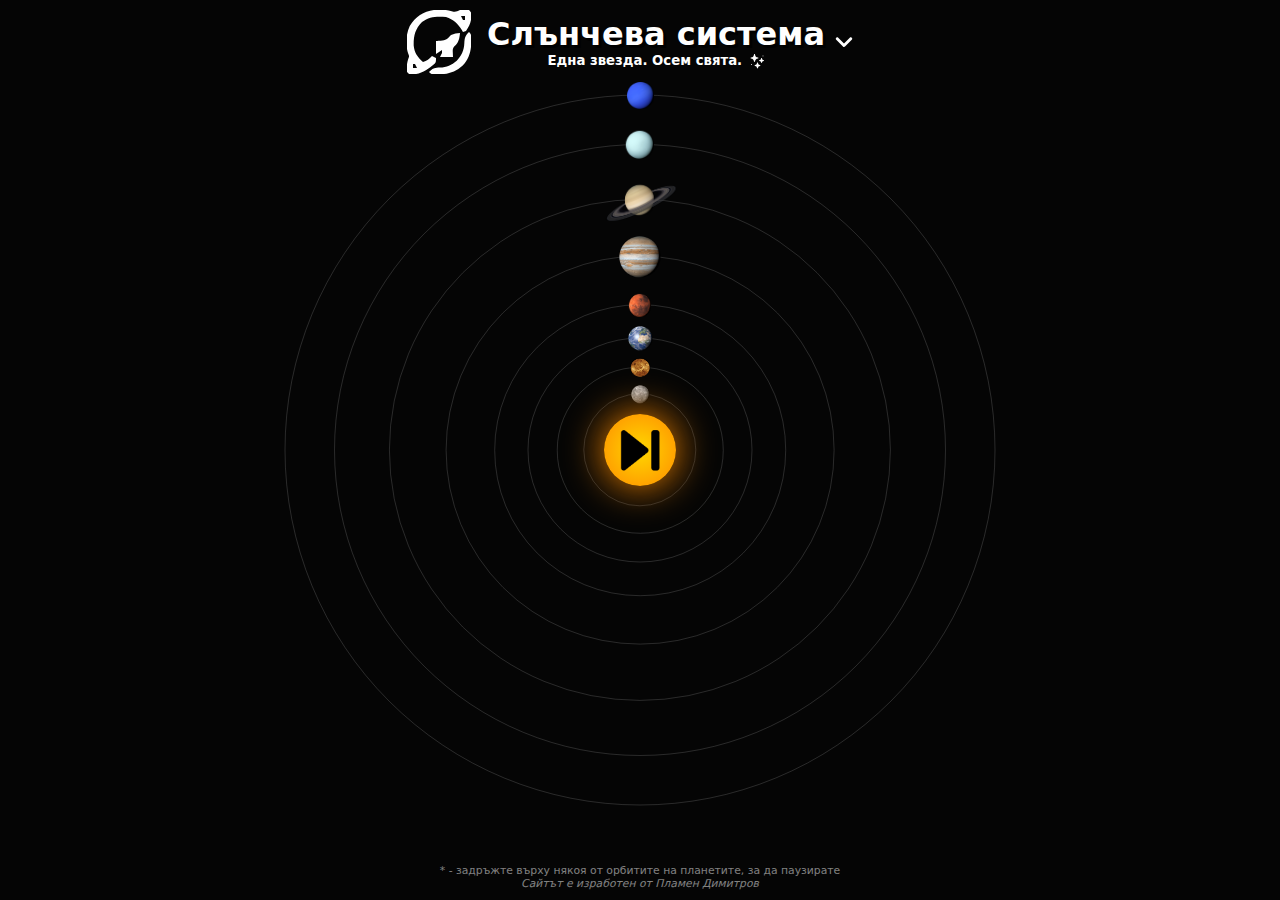
<file: index.html>
<!DOCTYPE html>
<html lang="en">
	<head>
		<meta charset="UTF-8" />
		<meta name="viewport" content="width=device-width, initial-scale=1.0" />
		<title>Слънчева система</title>
		<link rel="stylesheet" href="./style.css" />
		<link rel="shortcut icon" href="./img/satellite.svg" type="image/x-icon" />
		<script src="./script.js" defer></script>
	</head>
	<body style="overflow: hidden">
		<header>
			<a href="#" id="navigation">
				<div>
					<img src="./img/satellite.svg" alt="" />
				</div>
				<div id="navigation-title">
					<div>
						<h1 id="title">Слънчева система</h1>
						<div id="slogan-container">
							<h5 id="slogan">Една звезда. Осем свята.</h5>
							<div>
								<img src="./img/stars.svg" alt="" />
							</div>
						</div>
					</div>
					<div id="angle-down"><img src="./img/angle-down.svg" alt="" /></div>
				</div>
			</a>
			<nav>
				<a href="./mercury.html"><div>Меркурий</div></a>
				<a href="./venus.html"><div>Венера</div></a>
				<a href="./earth.html"><div>Земя</div></a>
				<a href="./mars.html"><div>Марс</div></a>
				<a href="./jupiter.html"><div>Юпитер</div></a>
				<a href="./saturn.html"><div>Сатурн</div></a>
				<a href="./uranus.html"><div>Уран</div></a>
				<a href="./neptune.html"><div>Нептун</div></a>
				<a href="./contact.html"><div>Контакти</div></a>
			</nav>
		</header>

		<!-- Слънчевата система -->

		<div id="container">
			<a href="./mercury.html">
				<div class="orbit orbit-mercury">
					<span class="label">Меркурий</span>
					<div class="planet-container">
						<div id="mercury" class="planet"><img src="./img/mercury.png" alt="" /></div>
					</div>
				</div>
			</a>

			<a href="./venus.html">
				<div class="orbit orbit-venus">
					<span class="label">Венера</span>
					<div class="planet-container">
						<div id="venus" class="planet"><img src="./img/venus.png" alt="" /></div>
					</div>
				</div>
			</a>

			<a href="./earth.html">
				<div class="orbit orbit-earth">
					<span class="label">Земя</span>
					<div class="planet-container">
						<div id="earth" class="planet">
							<img src="./img/earth2.png" alt="earth" />
						</div>
					</div>
				</div>
			</a>

			<a href="./mars.html">
				<div class="orbit orbit-mars">
					<span class="label">Марс</span>
					<div class="planet-container">
						<div id="mars" class="planet"><img src="./img/mars.png" alt="" /></div>
					</div>
				</div>
			</a>

			<div class="sun">
				<img src="./img/play.png" alt="" />
			</div>

			<a href="./jupiter.html">
				<div class="orbit orbit-jupiter">
					<span class="label">Юпитер</span>
					<div class="planet-container">
						<div id="jupiter" class="planet"><img src="./img/jupiter.png" alt="" /></div>
					</div>
				</div>
			</a>

			<a href="./saturn.html">
				<div class="orbit orbit-saturn">
					<span class="label">Сатурн</span>
					<div class="planet-container">
						<div id="saturn" class="planet"><img src="./img/saturn.png" alt="" /></div>
					</div>
				</div>
			</a>

			<a href="./uranus.html">
				<div class="orbit orbit-uranus">
					<span class="label">Уран</span>
					<div class="planet-container">
						<div id="uranus" class="planet"><img src="./img/uranus.png" alt="" /></div>
					</div>
				</div>
			</a>

			<a href="./neptune.html">
				<div class="orbit orbit-neptune">
					<span class="label">Нептун</span>
					<div class="planet-container">
						<div id="neptune" class="planet"><img src="./img/neptune.png" alt="" /></div>
					</div>
				</div>
			</a>
		</div>
		<footer>
			* - задръжте върху някоя от орбитите на планетите, за да паузирате
			<address> Сайтът е изработен от <a href="mailto:126425227@naval-acad.bg">Пламен Димитров</a></address>
		</footer>
		<script>
			const sun = document.querySelector(".sun");
			const orbits = document.querySelectorAll(".orbit");
			const labels = document.querySelectorAll(".label");

			// Паузиране на анимацията за орбитиране, за по-лесно цъкане върху планетите

			sun.addEventListener("click", () => {
				orbits.forEach((orbit) => {
					orbit.classList.toggle("paused");
				});
			});
		</script>
	</body>
</html>
</file>
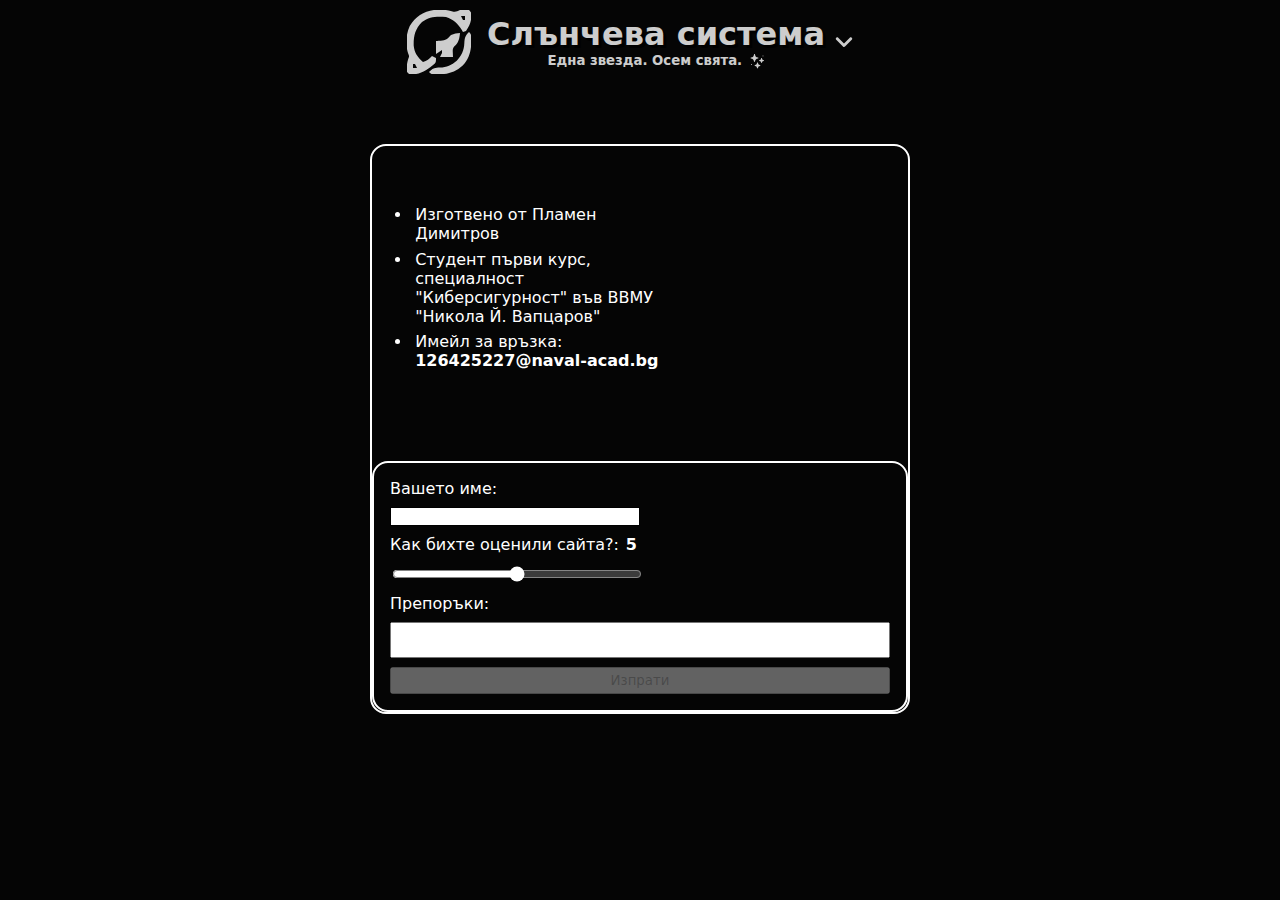
<file: contact.html>
<!DOCTYPE html>
<html lang="en">
	<head>
		<meta charset="UTF-8" />
		<meta name="viewport" content="width=device-width, initial-scale=1.0" />
		<title>Контакти</title>
		<link rel="shortcut icon" href="./img/satellite.svg" type="image/x-icon" />
		<link rel="stylesheet" href="style.css" />
		<script src="script.js" defer></script>
	</head>
	<body>
		<div class="container">
			<header>
				<a href="#" id="navigation">
					<div>
						<img src="./img/satellite.svg" alt="" />
					</div>
					<div id="navigation-title">
						<div>
							<h1 id="title">Слънчева система</h1>
							<div id="slogan-container">
								<h5 id="slogan">Една звезда. Осем свята.</h5>
								<div>
									<img src="./img/stars.svg" alt="" />
								</div>
							</div>
						</div>
						<div id="angle-down"><img src="./img/angle-down.svg" alt="" /></div>
					</div>
				</a>
				<nav>
					<a href="./index.html"><div>Начало</div></a>
					<a href="./mercury.html"><div>Меркурий</div></a>
					<a href="./venus.html"><div>Венера</div></a>
					<a href="./earth.html"><div>Земя</div></a>
					<a href="./mars.html"><div>Марс</div></a>
					<a href="./jupiter.html"><div>Юпитер</div></a>
					<a href="./saturn.html"><div>Сатурн</div></a>
					<a href="./uranus.html"><div>Уран</div></a>
					<a href="./neptune.html"><div>Нептун</div></a>
					<a href="./contact.html"><div>Контакти</div></a>
				</nav>
			</header>
			<section>
				<div class="info">
					<ul>
						<li> Изготвено от Пламен Димитров </li>
						<li> Студент първи курс, специалност "Киберсигурност" във ВВМУ "Никола Й. Вапцаров" </li>
						<li>Имейл за връзка: <a href="mailto:126425227@naval-acad.bg">126425227@naval-acad.bg</a></li>
					</ul>
				</div>
				<form action="submit">
					<label for="name">Вашето име:</label>
					<input type="text" name="name" id="name" />
					<label for="range" id="rangeLabel">Как бихте оценили сайта?: </label>
					<input required type="range" id="range" min="0" max="10" name="ocenka" />
					<label for="name">Препоръки:</label>
					<textarea spellcheck="false" type="text" name="name" rows="2" cols="2"></textarea>
					<button type="submit" disabled>Изпрати</button>
				</form>
			</section>
		</div>
		<script>
			// Промяна на оценката в текста в реално време

			const range = document.getElementById("range");
			const rangeLabel = document.getElementById("rangeLabel");

			rangeLabel.innerHTML = "Как бихте оценили сайта?: " + `<span class="ocenka">${range.value}</span>`;
			range.addEventListener("input", () => {
				rangeLabel.innerHTML = "Как бихте оценили сайта?: " + `<span class="ocenka">${range.value}</span>`;
			});
		</script>
	</body>
	<style>
		body {
			width: 100vw;
			height: 100vh;
			align-items: baseline;
			flex-direction: row;
			overflow: hidden;
		}

		ul {
			padding: 2.5em;
		}

		section {
			display: flex;
			flex-direction: column;
			width: 60vmin;
			border: 2px solid white;
			border-radius: 1em;
		}

		ul li {
			padding: 0.2em;
			max-width: 20vmax;
		}

		nav {
			position: absolute;
			top: 2em;
		}

		header {
			position: relative;
			margin-bottom: 5em;
		}

		.container {
			width: 100%;
			display: flex;
			align-items: center;
			flex-direction: column;
		}

		nav {
			top: 4em;
		}

		form {
			margin-top: 2em;
			border: 2px solid white;
			padding: 1em;
			display: flex;
			flex-direction: column;
			gap: 1vmin;
			border-radius: 1em;
		}

		form input {
			max-width: 50%;
			border: 1px solid black;
		}

		a {
			font-weight: bold;
		}

		.ocenka {
			font-weight: bold;
			margin-left: 0.1em;
		}

		textarea {
			resize: none;
		}

		button[type="submit"] {
			height: 2em;
		}

		header {
			opacity: 0.8;
			transition: opacity 0.3s ease-out;
		}

		header a > div {
			min-height: 3em;
		}

		header:hover {
			opacity: 1;
			transition: opacity 0.5s ease-in;
		}

		input {
			accent-color: white;
		}

		@media screen and (max-width: 600px) {
			section {
				width: 90%;
			}
		}
	</style>
</html>
</file>
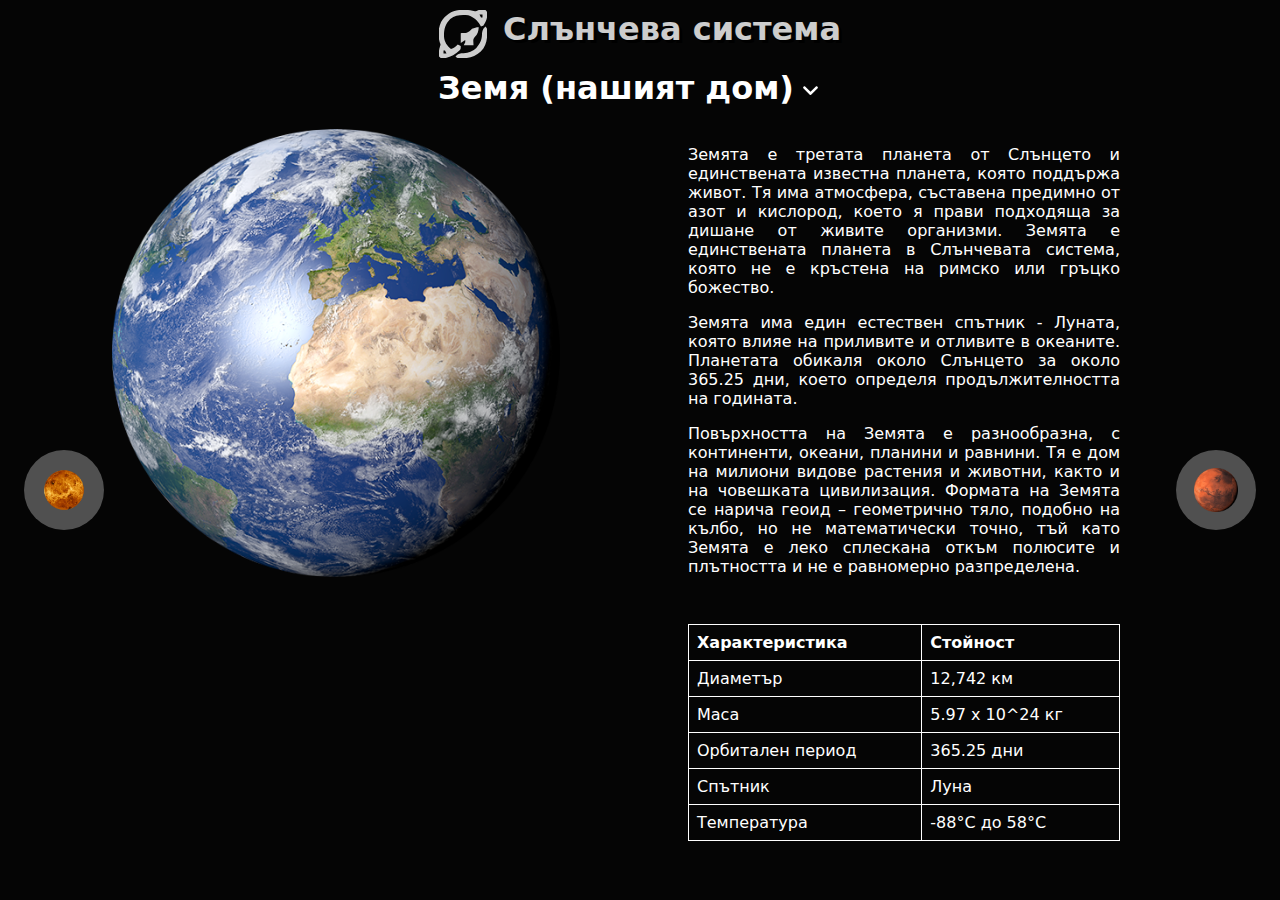
<file: earth.html>
<!DOCTYPE html>
<html lang="en">
	<head>
		<meta charset="UTF-8" />
		<meta name="viewport" content="width=device-width, initial-scale=1.0" />
		<title>Земя</title>
		<link rel="stylesheet" href="style.css" />
		<link rel="stylesheet" href="planets.css" />
		<script src="./script.js" defer></script>
		<link rel="shortcut icon" href="./img/earth.png" type="image/x-icon" />
	</head>
	<body>
		<div class="container">
			<header>
				<a href="index.html">
					<div>
						<img src="./img/satellite.svg" alt="" />
					</div>
					<div>
						<h1 id="title">Слънчева система</h1>
					</div>
				</a>
			</header>
			<a href="./venus.html">
				<div class="arrow arrow-left"><img src="./img/venus.png" alt="prev" /></div>
			</a>
			<a href="./mars.html">
				<div class="arrow arrow-right"><img src="./img/mars.png" alt="next" /></div>
			</a>
			<div id="navigation">
				<div id="navigation-title">
					<h1>Земя (нашият дом)</h1>
					<div id="angle-down"><img src="./img/angle-down.svg" alt="" /></div>
				</div>
			</div>
			<nav>
				<a href="./mercury.html"><div>Меркурий</div></a>
				<a href="./venus.html"><div>Венера</div></a>
				<a href="./mars.html"><div>Марс</div></a>
				<a href="./jupiter.html"><div>Юпитер</div></a>
				<a href="./saturn.html"><div>Сатурн</div></a>
				<a href="./uranus.html"><div>Уран</div></a>
				<a href="./neptune.html"><div>Нептун</div></a>
				<a href="./contact.html"><div>Контакти</div></a>
			</nav>
			<main>
				<div class="planet-image">
					<img src="./img/earth2.png" alt="Земя" />
				</div>
				<div class="info">
					<p>
						Земята е третата планета от Слънцето и единствената известна планета, която поддържа живот. Тя има атмосфера, съставена предимно от азот и кислород, което я прави подходяща за дишане от
						живите организми. Земята е единствената планета в Слънчевата система, която не е кръстена на римско или гръцко божество.
					</p>
					<p>
						Земята има един естествен спътник - Луната, която влияе на приливите и отливите в океаните. Планетата обикаля около Слънцето за около 365.25 дни, което определя продължителността на
						годината.
					</p>
					<p>
						Повърхността на Земята е разнообразна, с континенти, океани, планини и равнини. Тя е дом на милиони видове растения и животни, както и на човешката цивилизация. Формата на Земята се нарича
						геоид – геометрично тяло, подобно на кълбо, но не математически точно, тъй като Земята е леко сплескана откъм полюсите и плътността и не е равномерно разпределена.
					</p>
					<table>
						<tr>
							<th>Характеристика</th>
							<th>Стойност</th>
						</tr>
						<tr>
							<td>Диаметър</td>
							<td>12,742 км</td>
						</tr>
						<tr>
							<td>Маса</td>
							<td>5.97 x 10^24 кг</td>
						</tr>
						<tr>
							<td>Орбитален период</td>
							<td>365.25 дни</td>
						</tr>
						<tr>
							<td>Спътник</td>
							<td>Луна</td>
						</tr>
						<tr>
							<td>Температура</td>
							<td>-88°C до 58°C</td>
						</tr></table
					>
				</div>
			</main>
		</div>
	</body>
</html>
</file>
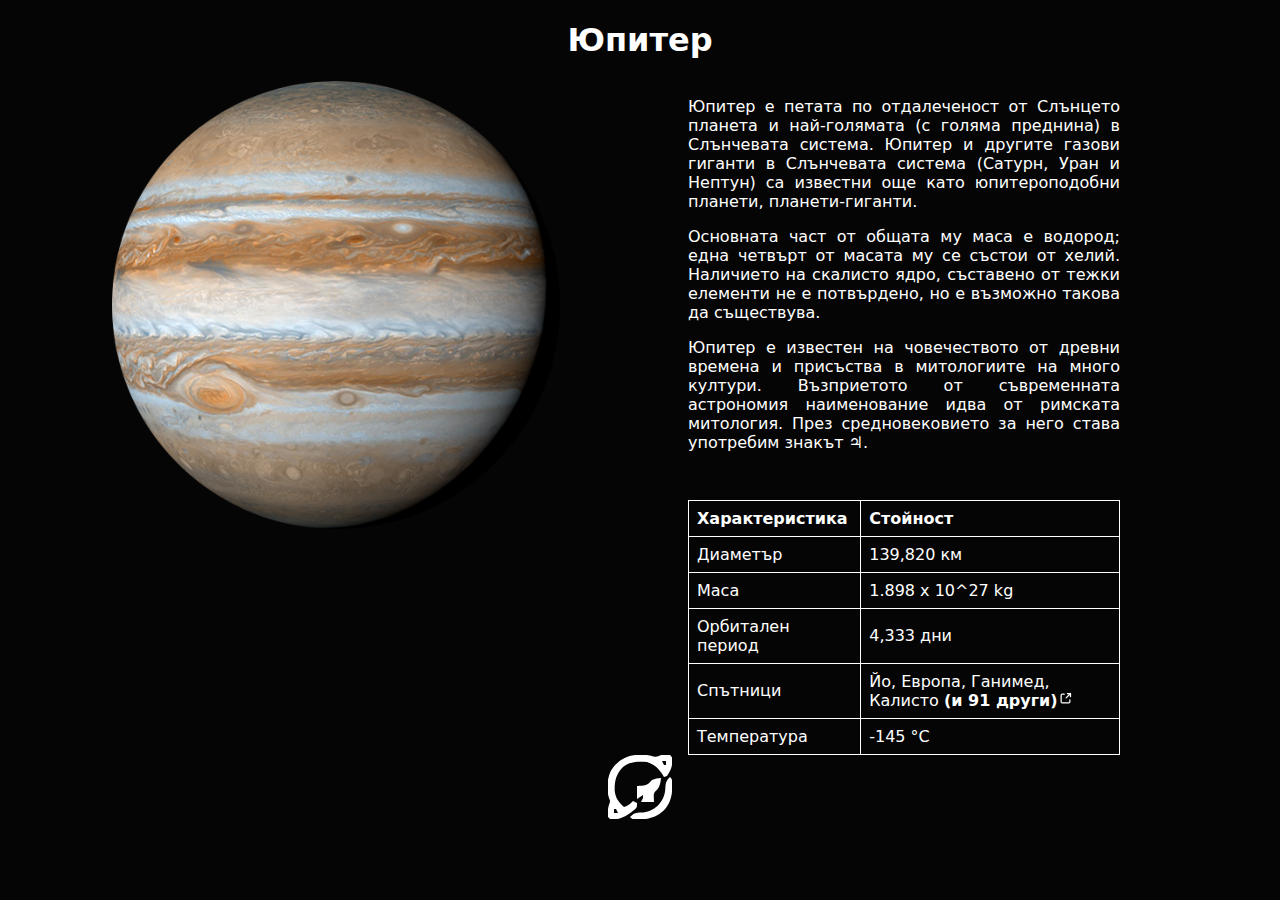
<file: jupiter.html>
<!DOCTYPE html>
<html lang="en">
	<head>
		<meta charset="UTF-8" />
		<meta name="viewport" content="width=device-width, initial-scale=1.0" />
		<title>Юпитер</title>
		<link rel="icon" href="./img/jupiter.png" type="image/x-icon" />
		<link rel="stylesheet" href="style.css" />
		<link rel="stylesheet" href="planets.css" />
	</head>
	<body>
		<div class="container">
			<h1>Юпитер</h1>
			<main>
				<div class="planet-image">
					<img src="./img/jupiter.png" alt="Юпитер" />
				</div>
				<div class="info">
					<p>
						Юпитер е петата по отдалеченост от Слънцето планета и най-голямата (с голяма преднина) в Слънчевата система. Юпитер и другите газови гиганти в Слънчевата система (Сатурн, Уран и Нептун) са
						известни още като юпитероподобни планети, планети-гиганти.
					</p>
					<p>
						Основната част от общата му маса е водород; една четвърт от масата му се състои от хелий. Наличието на скалисто ядро, съставено от тежки елементи не е потвърдено, но е възможно такова да
						съществува.
					</p>
					<p>
						Юпитер е известен на човечеството от древни времена и присъства в митологиите на много култури. Възприетото от съвременната астрономия наименование идва от римската митология. През
						средновековието за него става употребим знакът ♃.
					</p>
					<table>
						<tr>
							<th>Характеристика</th>
							<th>Стойност</th>
						</tr>
						<tr>
							<td>Диаметър</td>
							<td>139,820 км</td>
						</tr>
						<tr>
							<td>Маса</td>
							<td>1.898 x 10^27 kg</td>
						</tr>
						<tr>
							<td>Орбитален период</td>
							<td>4,333 дни</td>
						</tr>
						<tr>
							<td>Спътници</td>
							<td>Йо, Европа, Ганимед, Калисто <a href="https://bg.wikipedia.org/wiki/Естествени_спътници_на_Юпитер">(и 91 други)</a></td>
						</tr>
						<tr>
							<td>Температура</td>
							<td>-145 °C</td>
						</tr>
					</table>
				</div>
			</main>
			<div class="home">
				<img src="./img/satellite.svg" alt="Заглавна страница" />
			</div>
		</div>
	</body>
</html>
</file>
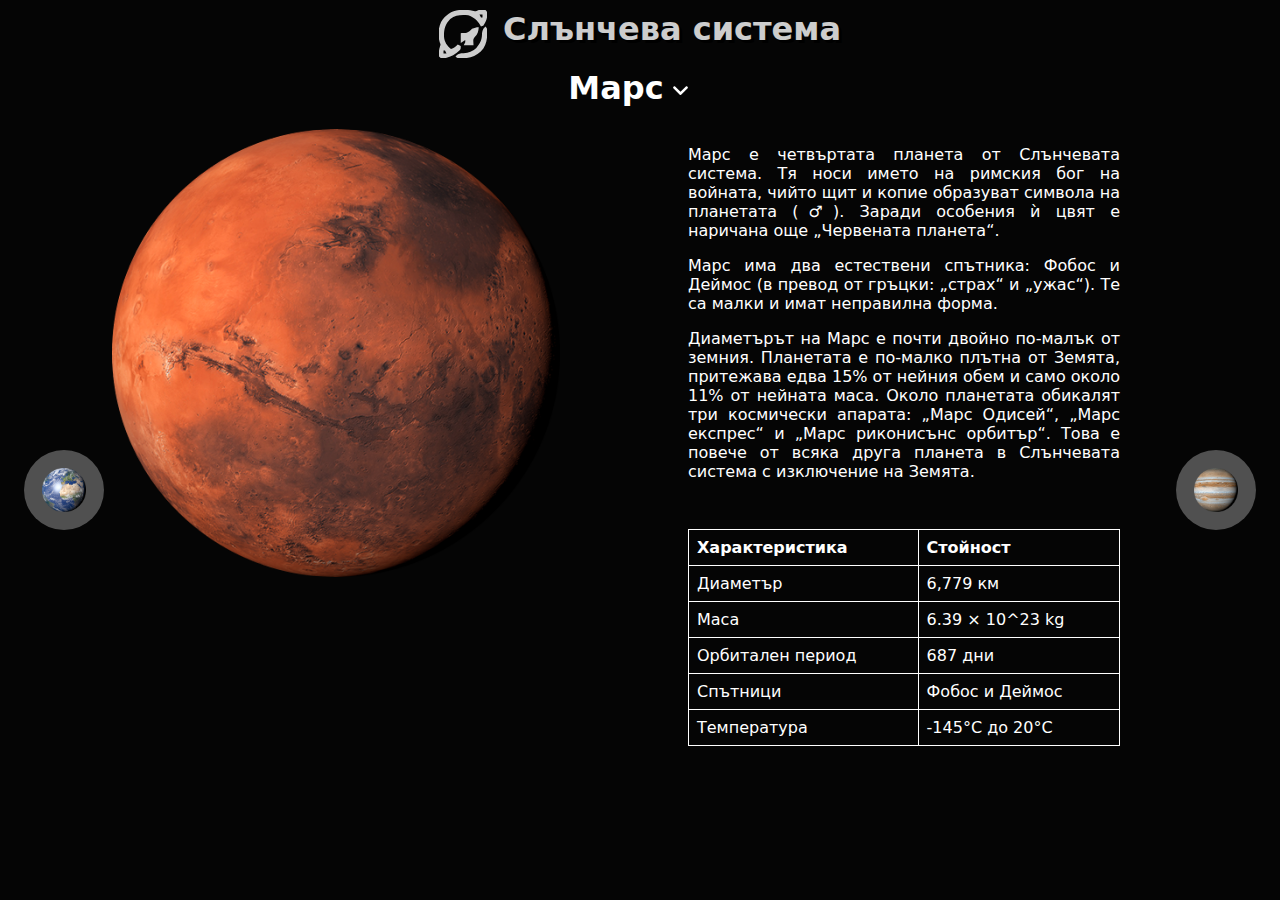
<file: mars.html>
<!DOCTYPE html>
<html lang="en">
	<head>
		<meta charset="UTF-8" />
		<meta name="viewport" content="width=device-width, initial-scale=1.0" />
		<title>Марс</title>
		<link rel="stylesheet" href="style.css" />
		<link rel="stylesheet" href="planets.css" />
		<script src="./script.js" defer></script>
		<link rel="icon" href="./img/mars.png" sizes="128x128" type="image/x-icon" />
	</head>
	<body>
		<div class="container">
			<header>
				<a href="index.html">
					<div>
						<img src="./img/satellite.svg" alt="" />
					</div>
					<div>
						<h1 id="title">Слънчева система</h1>
					</div>
				</a>
			</header>
			<a href="./earth.html">
				<div class="arrow arrow-left"><img src="./img/earth2.png" alt="prev" /></div>
			</a>
			<a href="./jupiter.html">
				<div class="arrow arrow-right"><img src="./img/jupiter.png" alt="next" /></div>
			</a>
			<div id="navigation">
				<div id="navigation-title">
					<h1>Марс</h1>
					<div id="angle-down"><img src="./img/angle-down.svg" alt="" /></div>
				</div>
			</div>
			<nav>
				<a href="./mercury.html"><div>Меркурий</div></a>
				<a href="./venus.html"><div>Венера</div></a>
				<a href="./earth.html"><div>Земя</div></a>
				<a href="./jupiter.html"><div>Юпитер</div></a>
				<a href="./saturn.html"><div>Сатурн</div></a>
				<a href="./uranus.html"><div>Уран</div></a>
				<a href="./neptune.html"><div>Нептун</div></a>
				<a href="./contact.html"><div>Контакти</div></a>
			</nav>
			<main>
				<div class="planet-image">
					<img src="./img/mars.png" alt="Марс" />
				</div>
				<div class="info">
					<p>
						Марс е четвъртата планета от Слънчевата система. Тя носи името на римския бог на войната, чийто щит и копие образуват символа на планетата (♂). Заради особения ѝ цвят е наричана още
						„Червената планета“.
					</p>
					<p> Марс има два естествени спътника: Фобос и Деймос (в превод от гръцки: „страх“ и „ужас“). Те са малки и имат неправилна форма. </p>
					<p>
						Диаметърът на Марс е почти двойно по-малък от земния. Планетата е по-малко плътна от Земята, притежава едва 15% от нейния обем и само около 11% от нейната маса. Около планетата обикалят
						три космически апарата: „Марс Одисей“, „Марс експрес“ и „Марс риконисънс орбитър“. Това е повече от всяка друга планета в Слънчевата система с изключение на Земята.
					</p>
					<table>
						<tr>
							<th>Характеристика</th>
							<th>Стойност</th>
						</tr>
						<tr>
							<td>Диаметър</td>
							<td>6,779 км</td>
						</tr>
						<tr>
							<td>Маса</td>
							<td>6.39 × 10^23 kg</td>
						</tr>
						<tr>
							<td>Орбитален период</td>
							<td>687 дни</td>
						</tr>
						<tr>
							<td>Спътници</td>
							<td>Фобос и Деймос</td>
						</tr>
						<tr>
							<td>Температура</td>
							<td>-145°C до 20°C</td>
						</tr>
					</table>
				</div>
			</main>
		</div>
	</body>
</html>
</file>
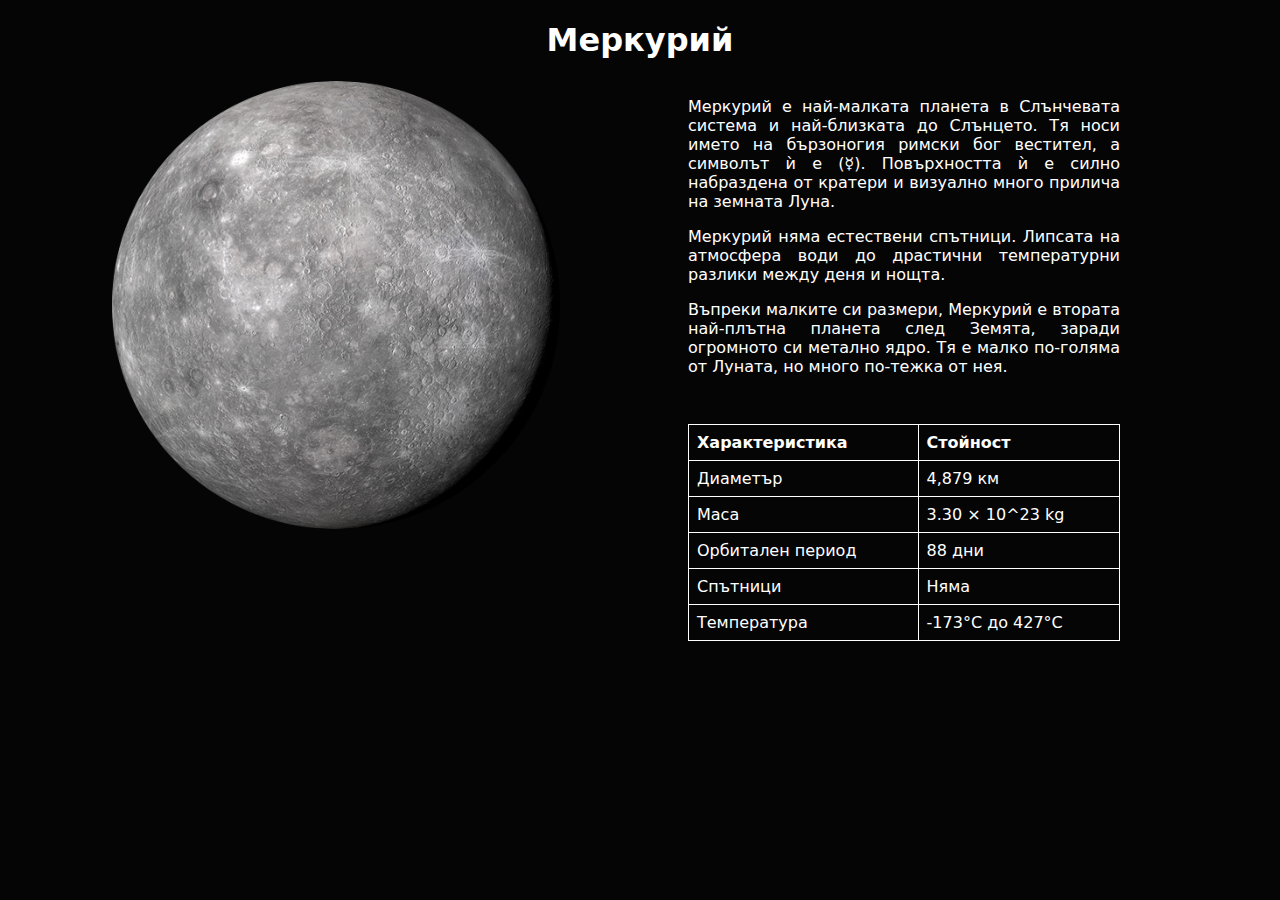
<file: mercury.html>
<!DOCTYPE html>
<html lang="en">
	<head>
		<meta charset="UTF-8" />
		<meta name="viewport" content="width=device-width, initial-scale=1.0" />
		<title>Меркурий</title>
		<link rel="stylesheet" href="style.css" />
		<link rel="stylesheet" href="planets.css" />
		<link rel="shortcut icon" href="./img/mercury.png" type="image/x-icon" />
	</head>
	<body>
		<div class="container">
			<h1>Меркурий</h1>
			<main>
				<div class="planet-image">
					<img src="./img/mercury.png" alt="Меркурий" />
				</div>
				<div class="info">
					<p>
						Меркурий е най-малката планета в Слънчевата система и най-близката до Слънцето. Тя носи името на бързоногия римски бог вестител, а символът ѝ е (☿). Повърхността ѝ е силно набраздена от
						кратери и визуално много прилича на земната Луна.
					</p>
					<p> Меркурий няма естествени спътници. Липсата на атмосфера води до драстични температурни разлики между деня и нощта. </p>
					<p> Въпреки малките си размери, Меркурий е втората най-плътна планета след Земята, заради огромното си метално ядро. Тя е малко по-голяма от Луната, но много по-тежка от нея. </p>
					<table>
						<tr>
							<th>Характеристика</th>
							<th>Стойност</th>
						</tr>
						<tr>
							<td>Диаметър</td>
							<td>4,879 км</td>
						</tr>
						<tr>
							<td>Маса</td>
							<td>3.30 × 10^23 kg</td>
						</tr>
						<tr>
							<td>Орбитален период</td>
							<td>88 дни</td>
						</tr>
						<tr>
							<td>Спътници</td>
							<td>Няма</td>
						</tr>
						<tr>
							<td>Температура</td>
							<td>-173°C до 427°C</td>
						</tr>
					</table>
				</div>
			</main>
		</div>
	</body>
</html>
</file>
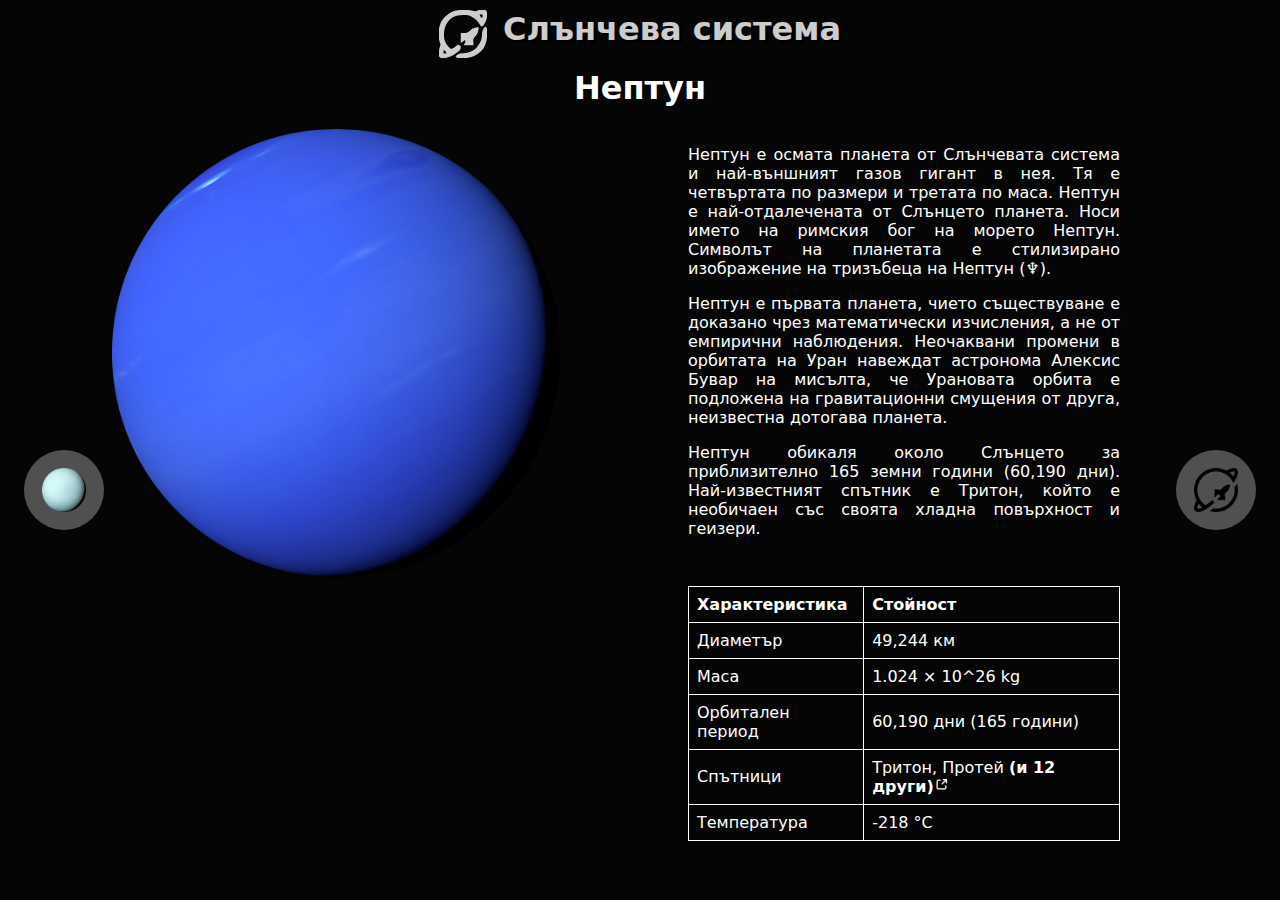
<file: neptune.html>
<!DOCTYPE html>
<html lang="en">
	<head>
		<meta charset="UTF-8" />
		<meta name="viewport" content="width=device-width, initial-scale=1.0" />
		<title>Нептун</title>
		<link rel="icon" href="./img/neptune.png" type="image/x-icon" />
		<link rel="stylesheet" href="style.css" />
		<link rel="stylesheet" href="planets.css" />
	</head>
	<body>
		<div class="container">
			<header>
				<a href="index.html">
					<div>
						<img src="./img/satellite.svg" alt="" />
					</div>
					<h1 id="title">Слънчева система</h1>
				</a>
			</header>
			<a href="./uranus.html">
				<div class="arrow arrow-left"><img src="./img/uranus.png" alt="prev" /></div>
			</a>
			<a href="./index.html">
				<div class="arrow arrow-right"><img src="./img/satellite.png" alt="" /></div>
			</a>
			<h1>Нептун</h1>
			<main>
				<div class="planet-image">
					<img src="./img/neptune.png" alt="Нептун" />
				</div>
				<div class="info">
					<p>
						Нептун е осмата планета от Слънчевата система и най-външният газов гигант в нея. Тя е четвъртата по размери и третата по маса. Нептун е най-отдалечената от Слънцето планета. Носи името на
						римския бог на морето Нептун. Символът на планетата е стилизирано изображение на тризъбеца на Нептун (♆).
					</p>
					<p>
						Нептун е първата планета, чието съществуване е доказано чрез математически изчисления, а не от емпирични наблюдения. Неочаквани промени в орбитата на Уран навеждат астронома Алексис Бувар
						на мисълта, че Урановата орбита е подложена на гравитационни смущения от друга, неизвестна дотогава планета.
					</p>
					<p> Нептун обикаля около Слънцето за приблизително 165 земни години (60,190 дни). Най-известният спътник е Тритон, който е необичаен със своята хладна повърхност и геизери. </p>
					<table>
						<tr>
							<th>Характеристика</th>
							<th>Стойност</th>
						</tr>
						<tr>
							<td>Диаметър</td>
							<td>49,244 км</td>
						</tr>
						<tr>
							<td>Маса</td>
							<td>1.024 × 10^26 kg</td>
						</tr>
						<tr>
							<td>Орбитален период</td>
							<td>60,190 дни (165 години)</td>
						</tr>
						<tr>
							<td>Спътници</td>
							<td>Тритон, Протей <a href="https://bg.wikipedia.org/wiki/Естествени спътници на Нептун">(и 12 други)</a></td>
						</tr>
						<tr>
							<td>Температура</td>
							<td>-218 °C</td>
						</tr>
					</table>
				</div>
			</main>
		</div>
	</body>
</html>
</file>
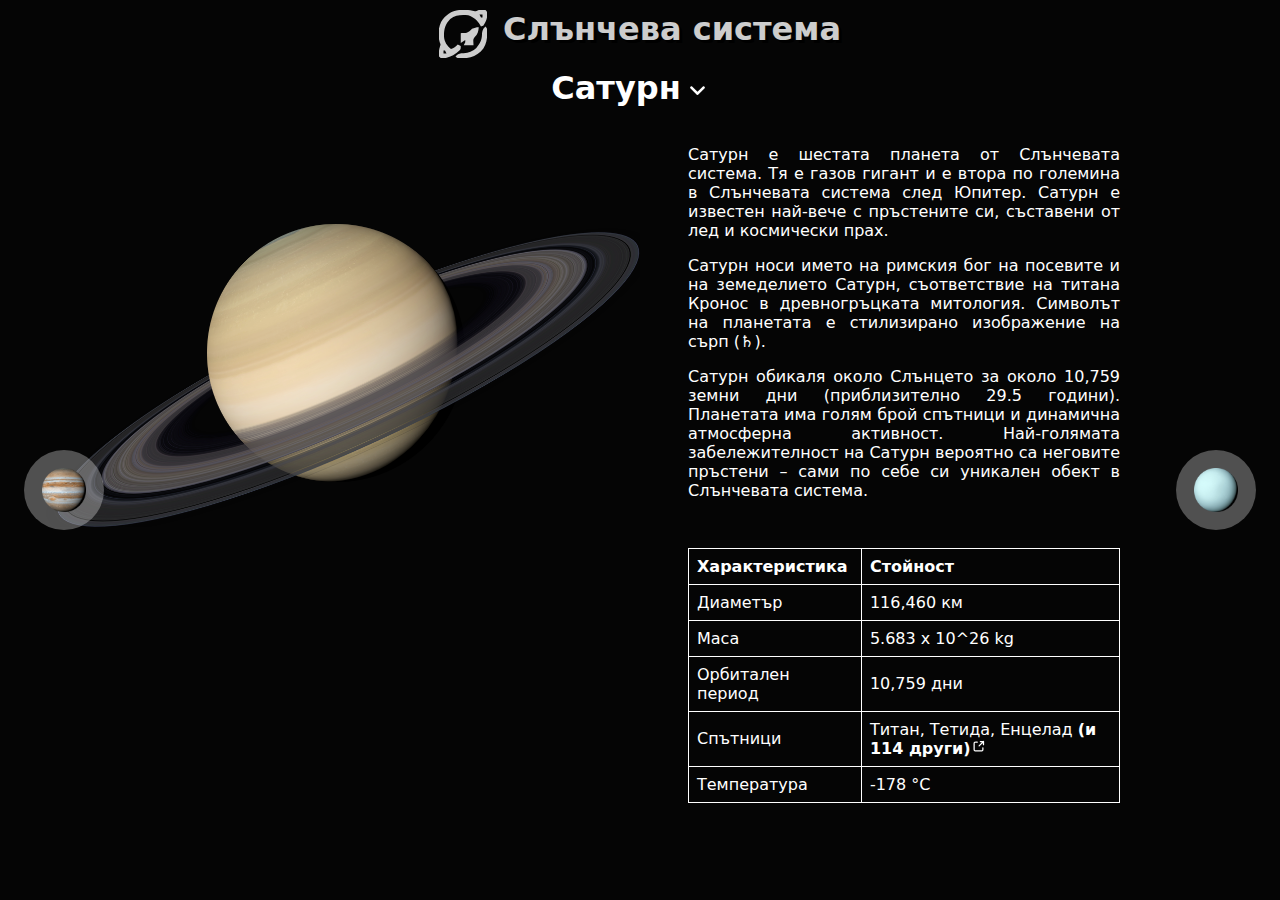
<file: saturn.html>
<!DOCTYPE html>
<html lang="en">
	<head>
		<meta charset="UTF-8" />
		<meta name="viewport" content="width=device-width, initial-scale=1.0" />
		<title>Сатурн</title>
		<link rel="icon" href="./img/saturn.png" type="image/x-icon" />
		<link rel="stylesheet" href="style.css" />
		<link rel="stylesheet" href="planets.css" />
		<script src="./script.js" defer></script>
	</head>
	<body>
		<div class="container">
			<header>
				<a href="index.html">
					<div>
						<img src="./img/satellite.svg" alt="" />
					</div>
					<div>
						<h1 id="title">Слънчева система</h1>
					</div>
				</a>
			</header>
			<a href="./jupiter.html">
				<div class="arrow arrow-left"><img src="./img/jupiter.png" alt="prev" /></div>
			</a>
			<a href="./uranus.html">
				<div class="arrow arrow-right"><img src="./img/uranus.png" alt="next" /></div>
			</a>
			<div id="navigation">
				<div id="navigation-title">
					<h1>Сатурн</h1>
					<div id="angle-down"><img src="./img/angle-down.svg" alt="" /></div>
				</div>
			</div>
			<nav>
				<a href="./mercury.html"><div>Меркурий</div></a>
				<a href="./venus.html"><div>Венера</div></a>
				<a href="./earth.html"><div>Земя</div></a>
				<a href="./mars.html"><div>Марс</div></a>
				<a href="./jupiter.html"><div>Юпитер</div></a>
				<a href="./uranus.html"><div>Уран</div></a>
				<a href="./neptune.html"><div>Нептун</div></a>
				<a href="./contact.html"><div>Контакти</div></a>
			</nav>
			<main>
				<div class="planet-image" style="border-radius: 0">
					<img src="./img/saturn.png" style="animation: none; border-radius: 0" alt="Сатурн" />
				</div>
				<div class="info">
					<p>
						Сатурн е шестата планета от Слънчевата система. Тя е газов гигант и е втора по големина в Слънчевата система след Юпитер. Сатурн е известен най-вече с пръстените си, съставени от лед и
						космически прах.
					</p>
					<p>
						Сатурн носи името на римския бог на посевите и на земеделието Сатурн, съответствие на титана Кронос в древногръцката митология. Символът на планетата е стилизирано изображение на сърп (♄).
					</p>
					<p>
						Сатурн обикаля около Слънцето за около 10,759 земни дни (приблизително 29.5 години). Планетата има голям брой спътници и динамична атмосферна активност. Най-голямата забележителност на
						Сатурн вероятно са неговите пръстени – сами по себе си уникален обект в Слънчевата система.
					</p>
					<table>
						<tr>
							<th>Характеристика</th>
							<th>Стойност</th>
						</tr>
						<tr>
							<td>Диаметър</td>
							<td>116,460 км</td>
						</tr>
						<tr>
							<td>Маса</td>
							<td>5.683 x 10^26 kg</td>
						</tr>
						<tr>
							<td>Орбитален период</td>
							<td>10,759 дни</td>
						</tr>
						<tr>
							<td>Спътници</td>
							<td>Титан, Тетида, Енцелад <a href="https://bg.wikipedia.org/wiki/Естествени_спътници_на_Сатурн">(и 114 други)</a></td>
						</tr>
						<tr>
							<td>Температура</td>
							<td>-178 °C</td></tr
						>
					</table>
				</div>
			</main>
		</div>
	</body>
</html>
</file>
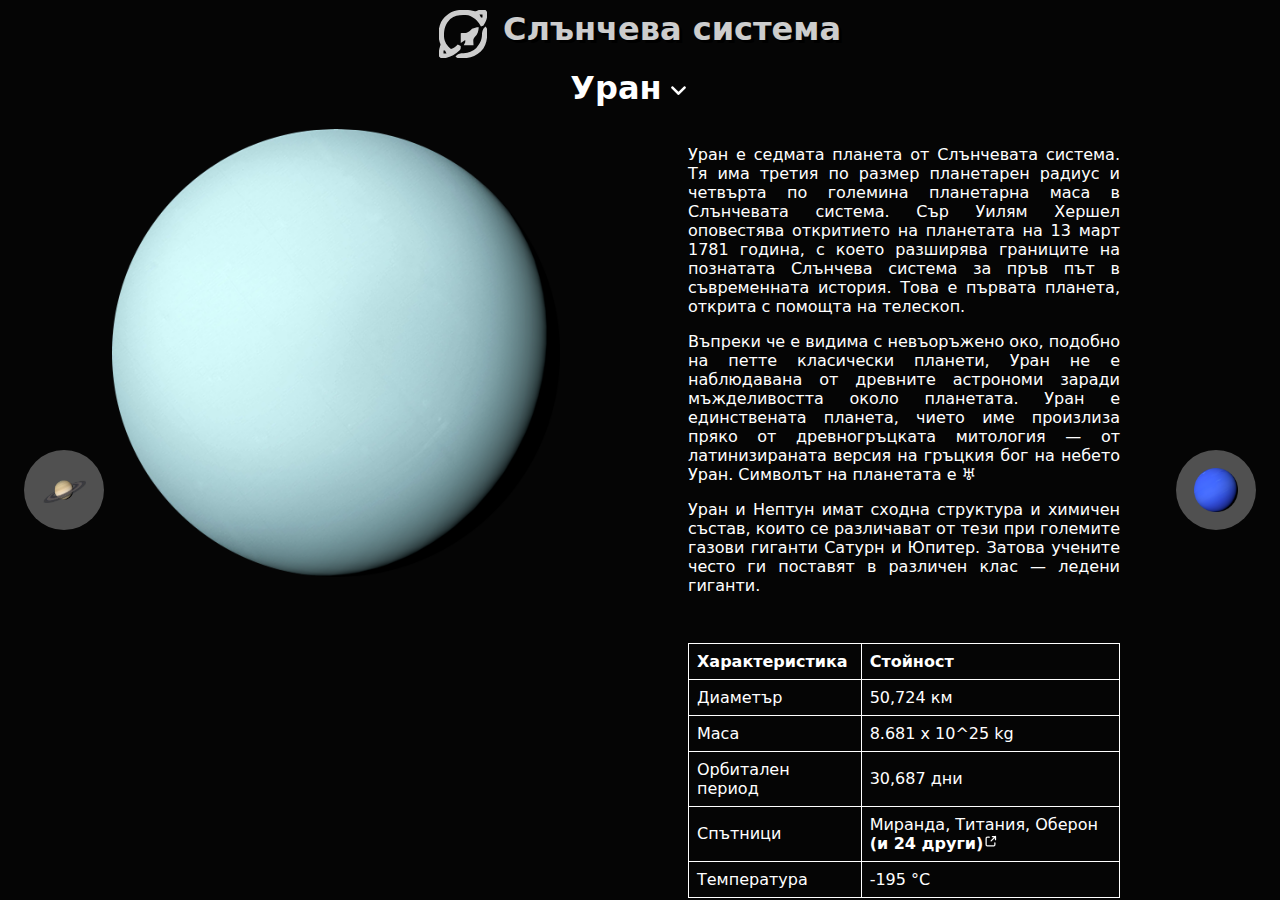
<file: uranus.html>
<!DOCTYPE html>
<html lang="en">
	<head>
		<meta charset="UTF-8" />
		<meta name="viewport" content="width=device-width, initial-scale=1.0" />
		<title>Уран</title>
		<link rel="icon" href="./img/uranus.png" type="image/x-icon" />
		<link rel="stylesheet" href="style.css" />
		<link rel="stylesheet" href="planets.css" />
		<script src="./script.js" defer></script>
	</head>
	<body>
		<div class="container">
			<header>
				<a href="index.html">
					<div>
						<img src="./img/satellite.svg" alt="" />
					</div>
					<div>
						<h1 id="title">Слънчева система</h1>
					</div>
				</a>
			</header>
			<a href="./saturn.html">
				<div class="arrow arrow-left"><img src="./img/saturn.png" alt="prev" /></div>
			</a>
			<a href="./neptune.html">
				<div class="arrow arrow-right"><img src="./img/neptune.png" alt="next" /></div>
			</a>
			<div id="navigation">
				<div id="navigation-title">
					<h1>Уран</h1>
					<div id="angle-down"><img src="./img/angle-down.svg" alt="" /></div>
				</div>
			</div>
			<nav>
				<a href="./mercury.html"><div>Меркурий</div></a>
				<a href="./venus.html"><div>Венера</div></a>
				<a href="./earth.html"><div>Земя</div></a>
				<a href="./mars.html"><div>Марс</div></a>
				<a href="./jupiter.html"><div>Юпитер</div></a>
				<a href="./saturn.html"><div>Сатурн</div></a>
				<a href="./neptune.html"><div>Нептун</div></a>
				<a href="./contact.html"><div>Контакти</div></a>
			</nav>
			<main>
				<div class="planet-image">
					<img src="./img/uranus.png" alt="Уран" />
				</div>
				<div class="info">
					<p>
						Уран е седмата планета от Слънчевата система. Тя има третия по размер планетарен радиус и четвърта по големина планетарна маса в Слънчевата система. Сър Уилям Хершел оповестява откритието
						на планетата на 13 март 1781 година, с което разширява границите на познатата Слънчева система за пръв път в съвременната история. Това е първата планета, открита с помощта на телескоп.</p
					>
					<p>
						Въпреки че е видима с невъоръжено око, подобно на петте класически планети, Уран не е наблюдавана от древните астрономи заради мъжделивостта около планетата. Уран е единствената планета,
						чието име произлиза пряко от древногръцката митология — от латинизираната версия на гръцкия бог на небето Уран. Символът на планетата е ♅</p
					>
					<p>
						Уран и Нептун имат сходна структура и химичен състав, които се различават от тези при големите газови гиганти Сатурн и Юпитер. Затова учените често ги поставят в различен клас — ледени
						гиганти.
					</p>
					<table>
						<tr>
							<th>Характеристика</th>
							<th>Стойност</th>
						</tr>
						<tr>
							<td>Диаметър</td>
							<td>50,724 км</td>
						</tr>
						<tr>
							<td>Маса</td>
							<td>8.681 x 10^25 kg</td>
						</tr>
						<tr>
							<td>Орбитален период</td>
							<td>30,687 дни</td>
						</tr>
						<tr>
							<td>Спътници</td>
							<td>Миранда, Титания, Оберон <a href="https://bg.wikipedia.org/wiki/Естествени спътници на Уран">(и 24 други)</a></td>
						</tr>
						<tr>
							<td>Температура</td>
							<td>-195 °C</td>
						</tr>
					</table>
				</div>
			</main>
		</div>
	</body>
</html>
</file>
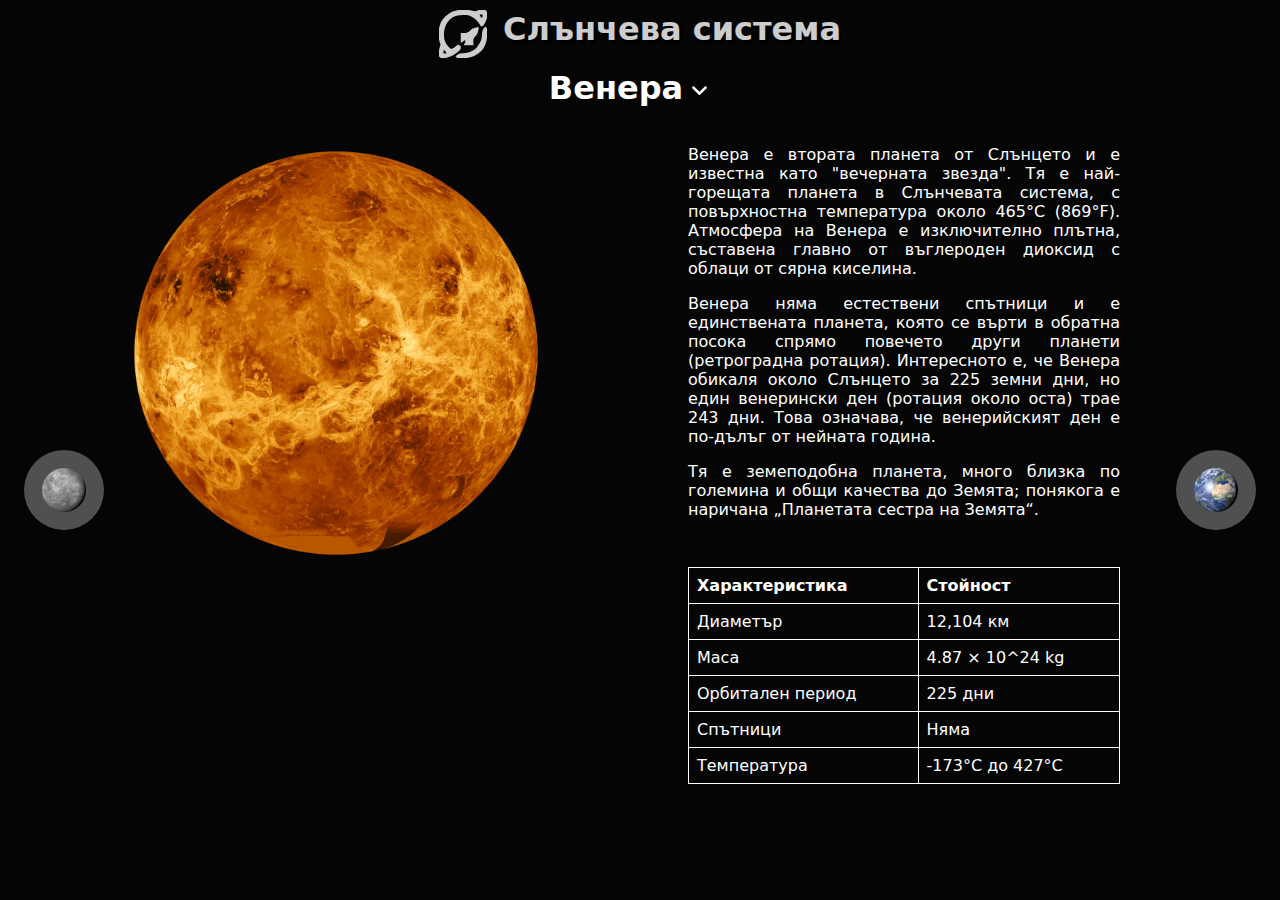
<file: venus.html>
<!DOCTYPE html>
<html lang="en">
	<head>
		<meta charset="UTF-8" />
		<meta name="viewport" content="width=device-width, initial-scale=1.0" />
		<title>Document</title>
		<link rel="stylesheet" href="style.css" />
		<link rel="stylesheet" href="planets.css" />
		<script src="./script.js" defer></script>
	</head>
	<body>
		<div class="container">
					<header>
			<a href="index.html">
				<div>
					<img src="./img/satellite.svg" alt="" />
				</div>
				<div>
					<h1 id="title">Слънчева система</h1>
				</div>
			</a>
		</header>
			<a href="./mercury.html">
				<div class="arrow arrow-left"><img src="./img/mercury.png" alt="prev"></div>
			</a>
			<a href="./earth.html">
				<div class="arrow arrow-right"><img src="./img/earth2.png" alt="next"></div>
			</a>
			<div id="navigation">
				<div id="navigation-title">
					<h1>Венера</h1>
					<div id="angle-down"><img src="./img/angle-down.svg" alt="" /></div>
				</div>
			</div>
			<nav>
				<a href="./mercury.html"><div>Меркурий</div></a>
				<a href="./earth.html"><div>Земя</div></a>
				<a href="./mars.html"><div>Марс</div></a>
				<a href="./jupiter.html"><div>Юпитер</div></a>
				<a href="./saturn.html"><div>Сатурн</div></a>
				<a href="./uranus.html"><div>Уран</div></a>
				<a href="./neptune.html"><div>Нептун</div></a>
				<a href="./contact.html"><div>Контакти</div></a>
			</nav>
			<main>
				<div class="planet-image">
					<img src="./img/venus.png" alt="Венера" style="animation-direction: reverse;"/>
				</div>
				<div class="info">
					<p>
						Венера е втората планета от Слънцето и е известна като "вечерната звезда". Тя е най-горещата планета в Слънчевата система, с повърхностна температура около 465°C (869°F). Атмосфера на
						Венера е изключително плътна, съставена главно от въглероден диоксид с облаци от сярна киселина.
					</p>
					<p>
						Венера няма естествени спътници и е единствената планета, която се върти в обратна посока спрямо повечето други планети (ретроградна ротация). Интересното е, че Венера обикаля около
						Слънцето за 225 земни дни, но един венерински ден (ротация около оста) трае 243 дни. Това означава, че венерийският ден е по-дълъг от нейната година.
					</p>
					<p> Тя е земеподобна планета, много близка по големина и общи качества до Земята; понякога е наричана „Планетата сестра на Земята“. </p>
					<table>
						<tr>
							<th>Характеристика</th>
							<th>Стойност</th>
						</tr>
						<tr>
							<td>Диаметър</td>
							<td>12,104 км</td>
						</tr>
						<tr>
							<td>Маса</td>
							<td>4.87 × 10^24 kg</td>
						</tr>
						<tr>
							<td>Орбитален период</td>
							<td>225 дни</td>
						</tr>
						<tr>
							<td>Спътници</td>
							<td>Няма</td>
						</tr>
						<tr></tr>
							<td>Температура</td>
							<td>-173°C до 427°C</td>
						</tr>
					</table>
				</div>
			</main>
		</div>
	</body>
</html>
</file>
<file: style.css>
* {
	box-sizing: border-box;
	font-family: "system-ui", sans-serif;
}

body {
	padding: 0;
	margin: 0;
	background: #050505;
	height: 100vh;
	width: 100vw;
	display: flex;
	justify-content: center;
	align-items: center;
	color: white;
	position: relative;
}

img {
	width: 100%;
	height: 100%;
	object-fit: contain;
	display: block;
}

header {
	width: 100%;
	display: flex;
	position: absolute;
	top: 10px;
	align-items: center;
	flex-direction: column;
}

header a {
	display: flex;
	gap: 1em;
}

nav {
	background: blue;
	width: 25vmax;
	display: none;
	justify-content: center;
	z-index: 10;
	margin-top: 1em;
	border: 1px solid rgba(255, 255, 255, 0.3);
	background: rgba(0, 0, 0, 0.9);
	flex-direction: column;
	border-radius: 0.5em;
	position: absolute;
	top: 3.5em;
}

nav div {
	border: 1px solid rgba(255, 255, 255, 0.3);
	width: 100%;
	height: 100%;
	display: flex;
	justify-content: center;
	align-items: center;
	padding: 3vmin;
}

nav div:hover {
	background: rgba(255, 255, 255, 0.3);
}

#navigation {
	display: flex;
	position: relative;
	min-height: 3em;
	justify-content: center;
}

#navigation-title {
	cursor: pointer;
	display: flex;
	align-items: center;
}

#angle-down {
	width: 3em;
	height: 100%;
	position: relative;
	left: -5px;
}

#slogan {
	margin: 0;
}

#slogan-container {
	display: flex;
	gap: 0.4em;
	width: 100%;
	height: 1em;
	justify-content: center;
}

#slogan-container div {
	position: relative;
	width: 1em;
	left: 0;
}

/* Клас, който да използвам в javascript */

.visible {
	display: flex;
}

/* Премахване на синьото оцветяване на текста и подчертаването на <а> тага във всички документи */

a {
	color: white;
	text-decoration: none;
}

#title {
	margin: 0;
	text-align: center;
	text-shadow: 3px 3px black;
}

.orbit:hover {
	animation-play-state: paused !important;
	background: rgba(255, 255, 255, 0.1);
}

.orbit:hover .label {
	display: block;
	animation-play-state: paused !important;
}

/* .label използва анимацията на орбитата на планетата, но на обратната посока, за да може да вървят заедно */

.label {
	display: none;
	position: absolute;
	font-size: 1.7vmin;
	z-index: 10;
	text-shadow: 2px 2px 4px black;
	animation: spin linear infinite reverse;
	animation-play-state: running;
	animation-duration: inherit;
	top: 10px;
	left: 50%;
}

/* По-дребен шрифт, за по-малките планети */

.orbit-mercury .label,
.orbit-venus .label {
	font-size: 1.3vmin;
}

.sun {
	position: absolute;
	top: 50%;
	left: 50%;
	transform: translate(-50%, -50%);
	width: 8vmin;
	height: 8vmin;
	background: radial-gradient(circle, #ffd700, #ff8c00);
	border-radius: 50%;
	box-shadow: 0 0 40px #ff8c00;
	z-index: 9;
	display: flex;
	justify-content: center;
	align-items: center;
	cursor: pointer;
}

.sun img {
	display: block;
	height: 60%;
	width: 60%;
}

/* Клас за паузиране на анимацията на орбитирането */

.paused {
	animation-play-state: paused !important;
}

/* Всяка планета има орбита, която представлява центриран невидим квадрат, който се върти безкрайно с анимацията spin */

.orbit {
	position: absolute;
	top: 50%;
	left: 50%;
	transform: translate(-50%, -50%);
	border: 1px solid rgba(255, 255, 255, 0.15);
	border-radius: 50%;
}

/* Планетите също са центрирани в орбитата */

.planet {
	transform: translate(-50%, -50%);
	position: absolute;
	top: 0;
	left: 50%;
	border-radius: 50%;
}

footer {
	position: absolute;
	bottom: 10px;
	font-size: 1.2vmin;
	color: rgba(255, 255, 255, 0.5);
	text-align: center;
}

footer a {
	color: rgba(255, 255, 255, 0.5);
	text-decoration: none;
}

footer a:hover {
	color: rgba(255, 255, 255, 0.7);
}

.sun:hover {
	transform: translate(-50%, -50%) scale(1.15);
	transition: transform 4s;
}

/* 
Всяка планета има собствена големина (width и height),
сянка (box-shadow) и
радиус и скорост на орбитата (animation duration).
*/

.orbit-mercury {
	width: 12.6vmin;
	height: 12.6vmin;
	animation: spin 6s linear infinite;
	z-index: 9;
}

#mercury {
	width: 2vmin;
	height: 2vmin;
	box-shadow: inset 0 0.5vmin 0.5vmin rgba(0, 0, 0, 0.8);
}

.orbit-venus {
	width: 18.5vmin;
	height: 18.5vmin;
	animation: spin 8.5s linear infinite;
	z-index: 8;
}

#venus {
	width: 2.25vmin;
	height: 2.25vmin;
	filter: grayscale(0.3);
	box-shadow: inset 0 0.5vmin 0.5vmin rgba(0, 0, 0, 0.8);
}

.orbit-earth {
	width: 25vmin;
	height: 25vmin;
	animation: spin 10s linear infinite;
	z-index: 7;
}
#earth {
	width: 2.7vmin;
	height: 2.7vmin;
}

.orbit-mars {
	width: 32.4vmin;
	height: 32.4vmin;
	animation: spin 15s linear infinite;
	z-index: 6;
}
#mars {
	width: 2.5vmin;
	height: 2.5vmin;
	box-shadow: inset 0 0.6vmin 1vmin rgba(0, 0, 0, 0.8);
}

.orbit-jupiter {
	width: 43.2vmin;
	height: 43.2vmin;
	animation: spin 25s linear infinite;
	z-index: 5;
}
#jupiter {
	width: 4.5vmin;
	height: 4.5vmin;
	box-shadow: inset -2px -2px 5px rgba(0, 0, 0, 0.8);
}

.orbit-saturn {
	width: 55.8vmin;
	height: 55.8vmin;
	animation: spin 40s linear infinite;
	z-index: 4;
}
#saturn {
	width: 9vmin;
	height: 4.5vmin;
}

.orbit-uranus {
	width: 68vmin;
	height: 68vmin;
	animation: spin 55s linear infinite;
	z-index: 3;
}

#uranus {
	width: 3.15vmin;
	height: 3.15vmin;
	box-shadow: inset 0 1vmin 1vmin rgba(0, 0, 0, 0.6);
}

.orbit-neptune {
	width: 79vmin;
	height: 79vmin;
	animation: spin 75s linear infinite;
	z-index: 2;
}

#neptune {
	width: 3vmin;
	height: 3vmin;
	box-shadow: inset 0 1vmin 1vmin rgba(0, 0, 0, 0.7);
}

/* Стрелките за наляво и надясно */

.arrow {
	position: absolute;
	top: 50%;
	border-radius: 50%;
	background: rgba(255, 255, 255, 0.3);
	cursor: pointer;
	width: 5em;
	height: 5em;
	z-index: 5;
}

.arrow img {
	width: 100%;
	height: 100%;
	object-fit: contain;
	position: absolute;
	padding: 1.1em;
}

.arrow-left {
	left: 1.5em;
}

.arrow-right {
	right: 1.5em;
}

/* Анимация за орбита на планетите */

@keyframes spin {
	from {
		transform: translate(-50%, -50%) rotate(0deg);
	}
	to {
		transform: translate(-50%, -50%) rotate(360deg);
	}
}

/* Анимацията spin, преработена за мобилни устройства */

@keyframes rotate {
	from {
		transform: rotate(0deg);
	}
	to {
		transform: rotate(360deg);
	}
}

/* Адаптивен дизайн за мобилни устройства */

@media screen and (max-width: 800px) {
	body {
		display: flex;
		height: auto;
		flex-direction: column;
		gap: 3em;
		overflow: auto !important;
	}

	#container {
		display: flex;
		flex-direction: column;
		margin-top: 10em;
		justify-content: center;
	}

	#container > * {
		display: flex;
		justify-content: center;
	}

	.planet {
		top: 50%;
		width: 80% !important;
		height: 80% !important;
	}

	#neptune,
	#uranus {
		width: 40% !important;
		height: 40% !important;
	}

	footer {
		font-size: 2vmin;
	}

	nav {
		z-index: 10;
		width: 100%;
		font-size: 3vmax;
	}

	.sun {
		position: relative;
		transform: none;
		left: 0;
		height: 80vmin;
		width: 100%;
		margin-block: 5em;
	}

	/* Премахване на паузирането на анимацията чрез натискане върху Слънцето, понеже не е нужна на мобилни устройства */

	.sun:hover {
		transform: none;
	}

	.sun img {
		display: none;
	}

	#angle-down {
		width: 2em;
		align-self: center;
	}

	.orbit {
		top: auto;
		left: auto;
		transform: none;
		animation: none;
		position: relative;
		margin-block: 2em;
		animation: rotate 3s linear infinite;
	}

	.arrow {
		top: 25%;
	}

	#navigation {
		align-items: center;
		flex-direction: column;
	}

	header a {
		display: flex;
		flex-direction: column;
		gap: 0;
	}
}
</file>
<file: planets.css>
/* Отделен файл за планетите */

.container {
	width: 100%;
	height: 100vh;
	display: flex;
	align-items: center;
	flex-direction: column;
	overflow-x: hidden;
}

table {
	border-collapse: collapse;
	border: 1px solid white;
	text-align: left;
	margin-top: 3em;
}

h1 {
	text-align: center;
}

nav {
	top: 12vmin;
}

#navigation-title {
	justify-content: center;
}

#angle-down {
	padding: 5px 5px 0 0;
}

header {
	opacity: 0.8;
	position: relative;
	transition: opacity 0.3s ease-out;
}

header a > div {
	height: 3em;
}

header:hover {
	opacity: 1;
	transition: opacity 0.5s ease-in;
}

tr,
td,
th {
	padding: 0.5em;
	border: 1px solid white;
}

.planet-image {
	width: 80%;
	height: 35vmax;
	border-radius: 50%;
	min-width: 50%;
	position: relative;
	overflow: hidden;
	user-select: none;
}

.planet-image img:hover {
	animation-play-state: paused;
}

a {
	color: white;
	text-decoration: none;
	font-weight: bold;
}

a[href^="http"]::after {
	display: inline;
	content: url("./img/ext.svg");
	width: 200px;
	height: 200px;
}

.planet-image img {
	border-radius: 50%;
	animation: rotate 20s linear infinite;
}

main {
	display: flex;
	gap: 3em;
	margin-inline: 2em;
}

table {
	width: 100%;
}

.info {
	margin-right: 10vmax;
	text-align: justify;
}

@media screen and (max-width: 800px) {
	main {
		flex-direction: column;
	}
	.planet-image {
		width: 100%;
		height: 60vmin;
	}
	.info {
		margin-right: 0;
	}
}
</file>
